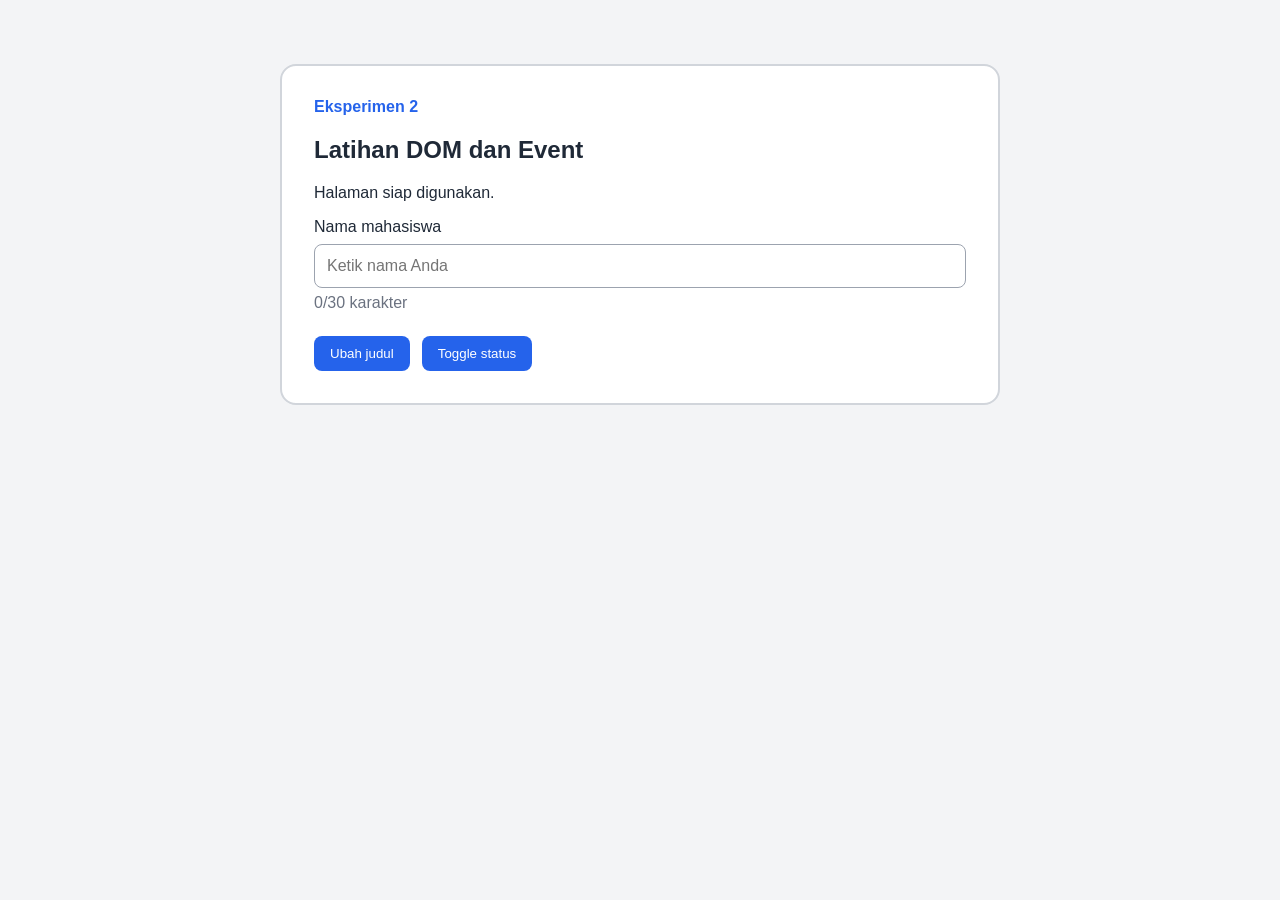
<file: eksperimen-2-dom-event/index.html>
<!doctype html>
<html lang="id">
<head>
 <meta charset="utf-8">
 <meta name="viewport"
 content="width=device-width, initial-scale=1">
 <title>Eksperimen DOM dan Event</title>
 <link rel="stylesheet" href="css/style.css">
</head>
<body>
 <main class="container">
 <section class="praktikum-card"
 aria-labelledby="judul-utama">
 <p class="label">Eksperimen 2</p>
 <h1 id="judul-utama">Latihan DOM dan Event</h1>
 <p id="status-pesan" aria-live="polite">
 Halaman siap digunakan.
 </p>
 <label for="nama">Nama mahasiswa</label>
 <input id="nama" name="nama" type="text"
 maxlength="30"
 placeholder="Ketik nama Anda">
 <p class="counter">
 <span id="jumlah-karakter">0</span>/30 karakter
 </p>
 <div class="actions">
 <button id="ubah-judul" type="button">
 Ubah judul
 </button>
 <button id="toggle-status" type="button"
 aria-pressed="false">
 Toggle status
 </button>
 </div>
 </section>
 </main>
 <script src="js/app.js" defer></script>
</body>
</html>
</file>
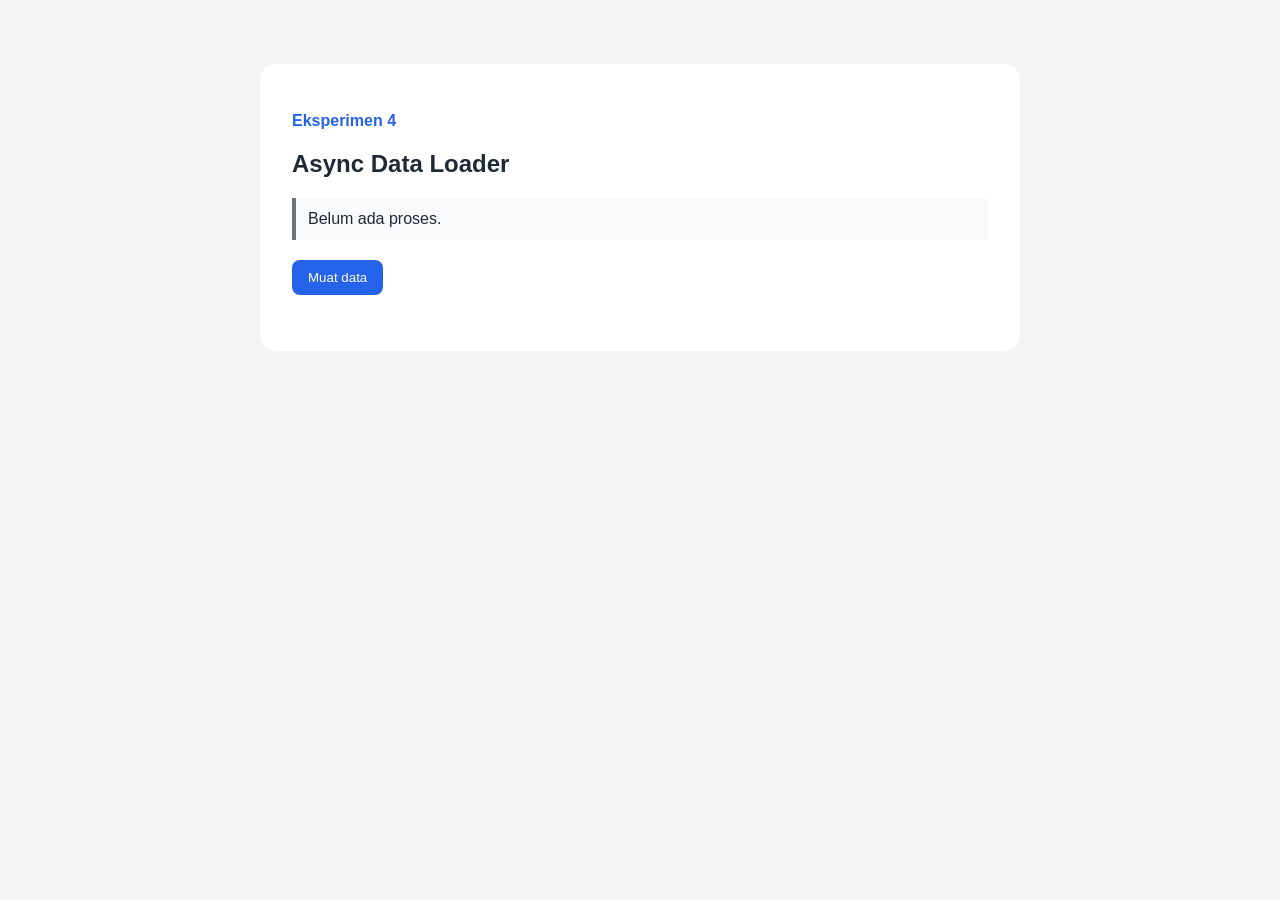
<file: eksperimen-3-async/index.html>
<!doctype html>
<html lang="id">
<head>
 <meta charset="utf-8">
 <meta name="viewport"
 content="width=device-width, initial-scale=1">
 <title>Eksperimen Asynchronous JavaScript</title>
 <link rel="stylesheet" href="css/style.css">
</head>
<body>
 <main class="container">
 <section class="praktikum-card"
 aria-labelledby="judul-utama">
 <p class="label">Eksperimen 4</p>
 <h1 id="judul-utama">Async Data Loader</h1>
 <p id="status" class="status" data-state="idle"
 role="status" aria-live="polite">
 Belum ada proses.
 </p>
 <button id="muat-data" type="button">
 Muat data
 </button>
 <section id="daftar-fitur" class="grid"
 aria-label="Daftar fitur"></section>
 </section>
 </main>
 <script src="js/app.js" defer></script>
</body>
</html>
</file>
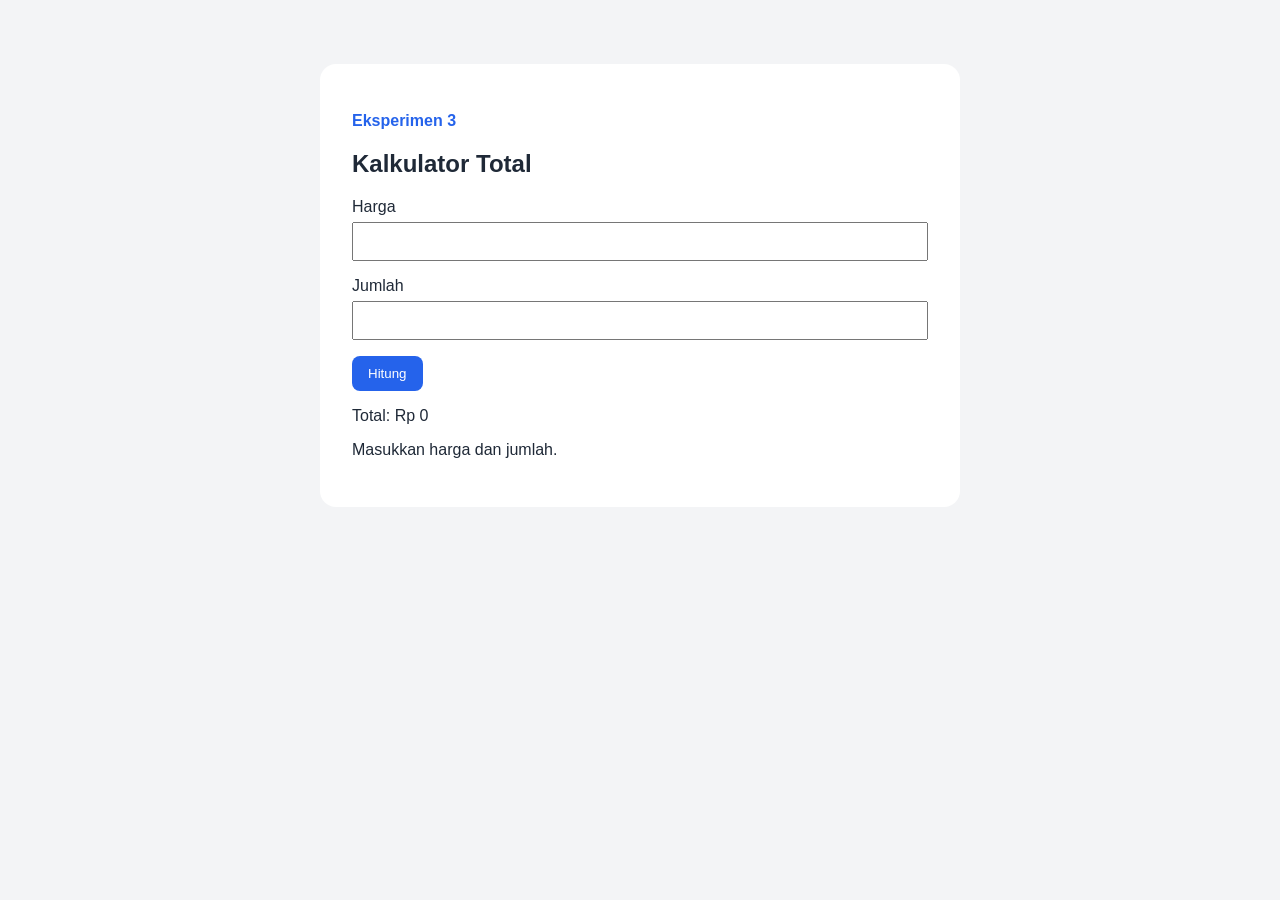
<file: eksperimen-4-debugging/index.html>
<!doctype html>
<html lang="id">
<head>
 <meta charset="utf-8">
 <meta name="viewport"
 content="width=device-width, initial-scale=1">
 <title>Eksperimen Diagnosis Error</title>
 <link rel="stylesheet" href="css/style.css">
</head>
<body>
 <main class="container">
 <section class="praktikum-card"
 aria-labelledby="judul-utama">
 <p class="label">Eksperimen 3</p>
 <h1 id="judul-utama">Kalkulator Total</h1>
 <form id="form-hitung">
 <label for="harga">Harga</label>
 <input id="harga" name="harga" type="number"
 min="1" required>
 <label for="jumlah">Jumlah</label>
 <input id="jumlah" name="jumlah" type="number"
 min="1" required>
 <button id="hitung" type="submit">Hitung</button>
 </form>
 <p>Total: Rp <output id="hasil">0</output></p>
 <p id="pesan" role="status" aria-live="polite">
 Masukkan harga dan jumlah.
 </p>
 </section>
 </main>
 <script src="js/app.js" defer></script>
</body>
</html>
</file>
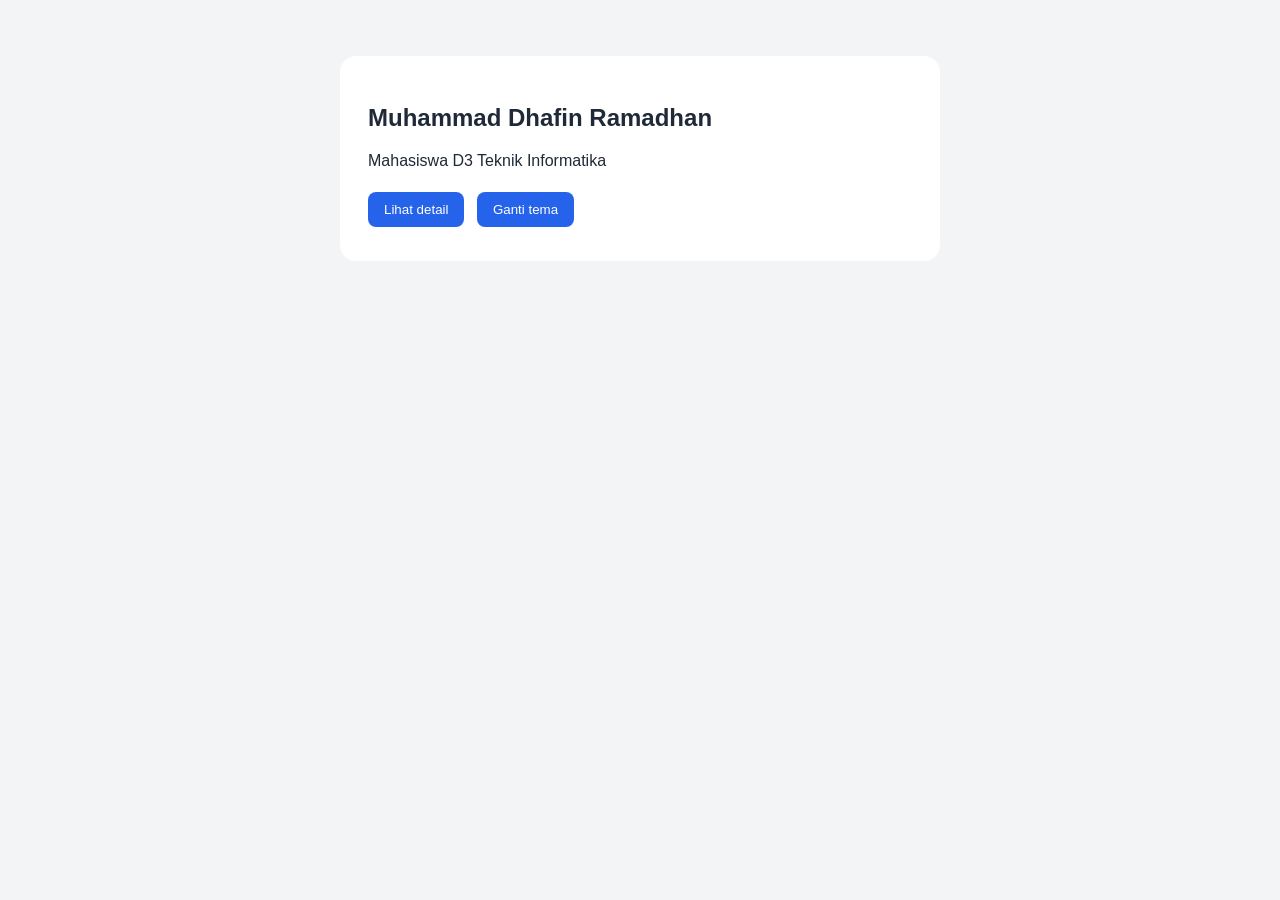
<file: homework/index.html>
<!doctype html>
<html lang="id">
<head>
<meta charset="utf-8">
<meta name="viewport" content="width=device-width, initial-scale=1">
<title>Homework - Interactive Profile Card</title>
<link rel="stylesheet" href="css/style.css">
</head>
<body>
  <main class="container">
    <section class="kartu-profil" id="kartu-profil">
      <p id="status" role="status" aria-live="polite" data-state="idle">
        Memuat profil...
      </p>

      <div id="profil-inti" hidden>
        <h1 id="profil-nama"></h1>
        <p id="profil-peran"></p>

        <button id="toggle-detail" type="button"
                aria-expanded="false" aria-controls="profil-detail">
          Lihat detail
        </button>
        <button id="toggle-tema" type="button">
          Ganti tema
        </button>

        <div id="profil-detail" class="detail">
          <p id="profil-bio"></p>

          <h2>Keterampilan</h2>
          <ul id="daftar-keterampilan"></ul>

          <form id="form-keterampilan">
            <label for="keterampilan-baru">Tambah keterampilan</label>
            <input id="keterampilan-baru" name="keterampilan-baru"
                   aria-describedby="error-keterampilan">
            <small id="error-keterampilan" class="error"></small>
            <button type="submit">Tambah</button>
          </form>
        </div>
      </div>

      <button id="coba-lagi" type="button" hidden>Coba lagi</button>
    </section>
  </main>
  <script src="js/app.js" defer></script>
</body>
</html>
</file>
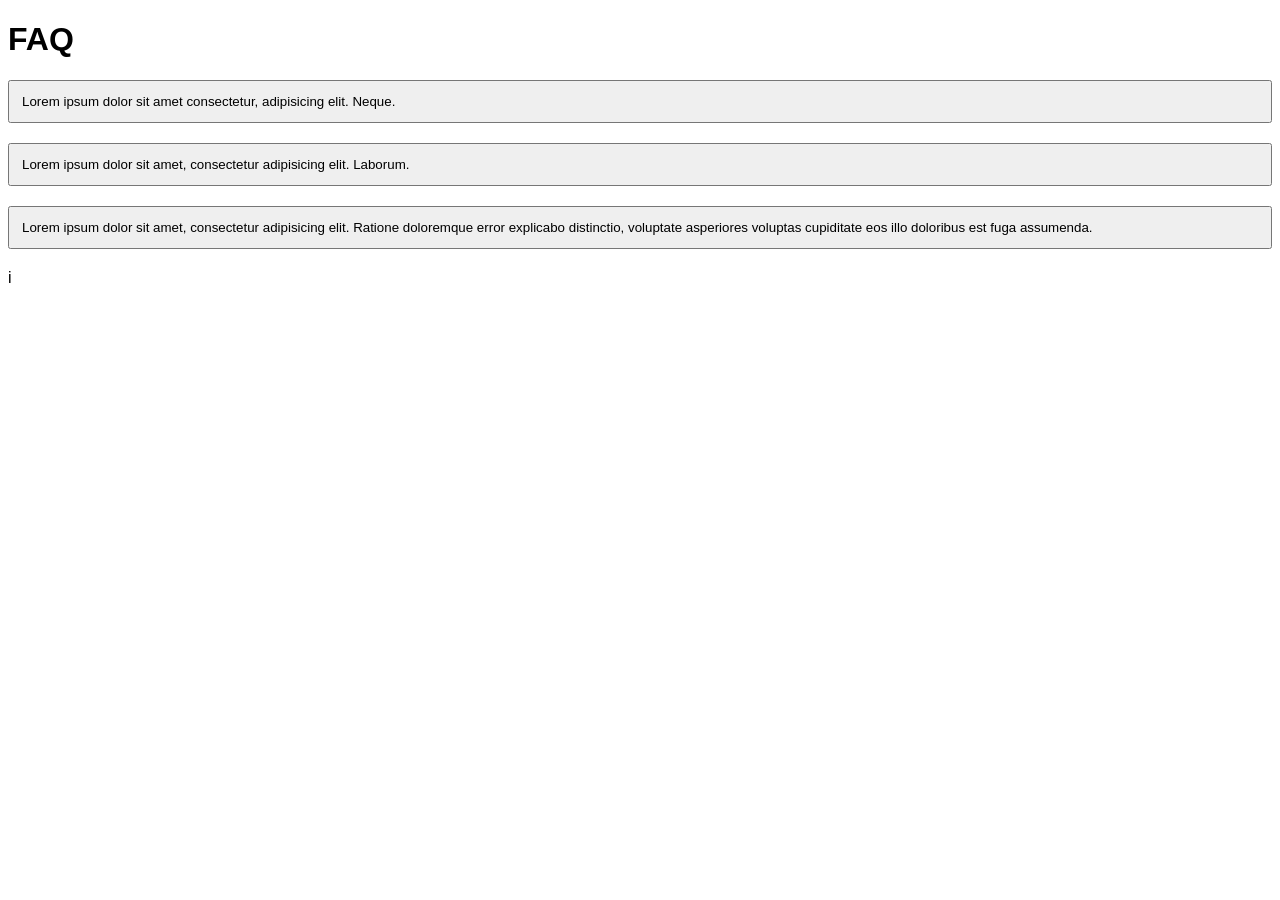
<file: independentChallenge2/index.html>
<!doctype html>
<html lang="id">
<head>
  <meta charset="utf-8">
  <meta name="viewport" content="width=device-width, initial-scale=1">
  <title>FAQ Accordion</title>
  <link rel="stylesheet" href="css/style.css">
</head>
<body>
  <main>
    <h1>FAQ</h1>

    <section class="faq-item">
      <h2>
        <button type="button" class="faq-pertanyaan" aria-expanded="false">
          Lorem ipsum dolor sit amet consectetur, adipisicing elit. Neque.
        </button>
      </h2>
      <div class="faq-jawaban">
        <p>Lorem, ipsum dolor sit amet consectetur adipisicing elit. Facere tempora nam eaque, et veniam accusamus quas adipisci rem? Officiis porro fugiat labore impedit cum assumenda recusandae, ipsum consequuntur expedita illo..</p>
      </div>
    </section>

    <section class="faq-item">
      <h2>
        <button type="button" class="faq-pertanyaan" aria-expanded="false">
          Lorem ipsum dolor sit amet, consectetur adipisicing elit. Laborum.
        </button>
      </h2>
      <div class="faq-jawaban">
        <p>Lorem ipsum dolor sit amet consectetur adipisicing elit. Aspernatur esse perspiciatis animi architecto omnis consectetur magni itaque blanditiis velit!</p>
      </div>
    </section>

    <section class="faq-item">
      <h2>
        <button type="button" class="faq-pertanyaan" aria-expanded="false">
          Lorem ipsum dolor sit amet, consectetur adipisicing elit. Ratione doloremque error explicabo distinctio, voluptate asperiores voluptas cupiditate eos illo doloribus est fuga assumenda.
        </button>
      </h2>
      <div class="faq-jawaban">
        <p>Lorem ipsum, dolor sit amet consectetur adipisicing elit. Earum iste autem molestias..</p>
      </div>
    </section>
  </main>

  <script src="js/app.js" defer></script>
</body>
</html>
i
</file>
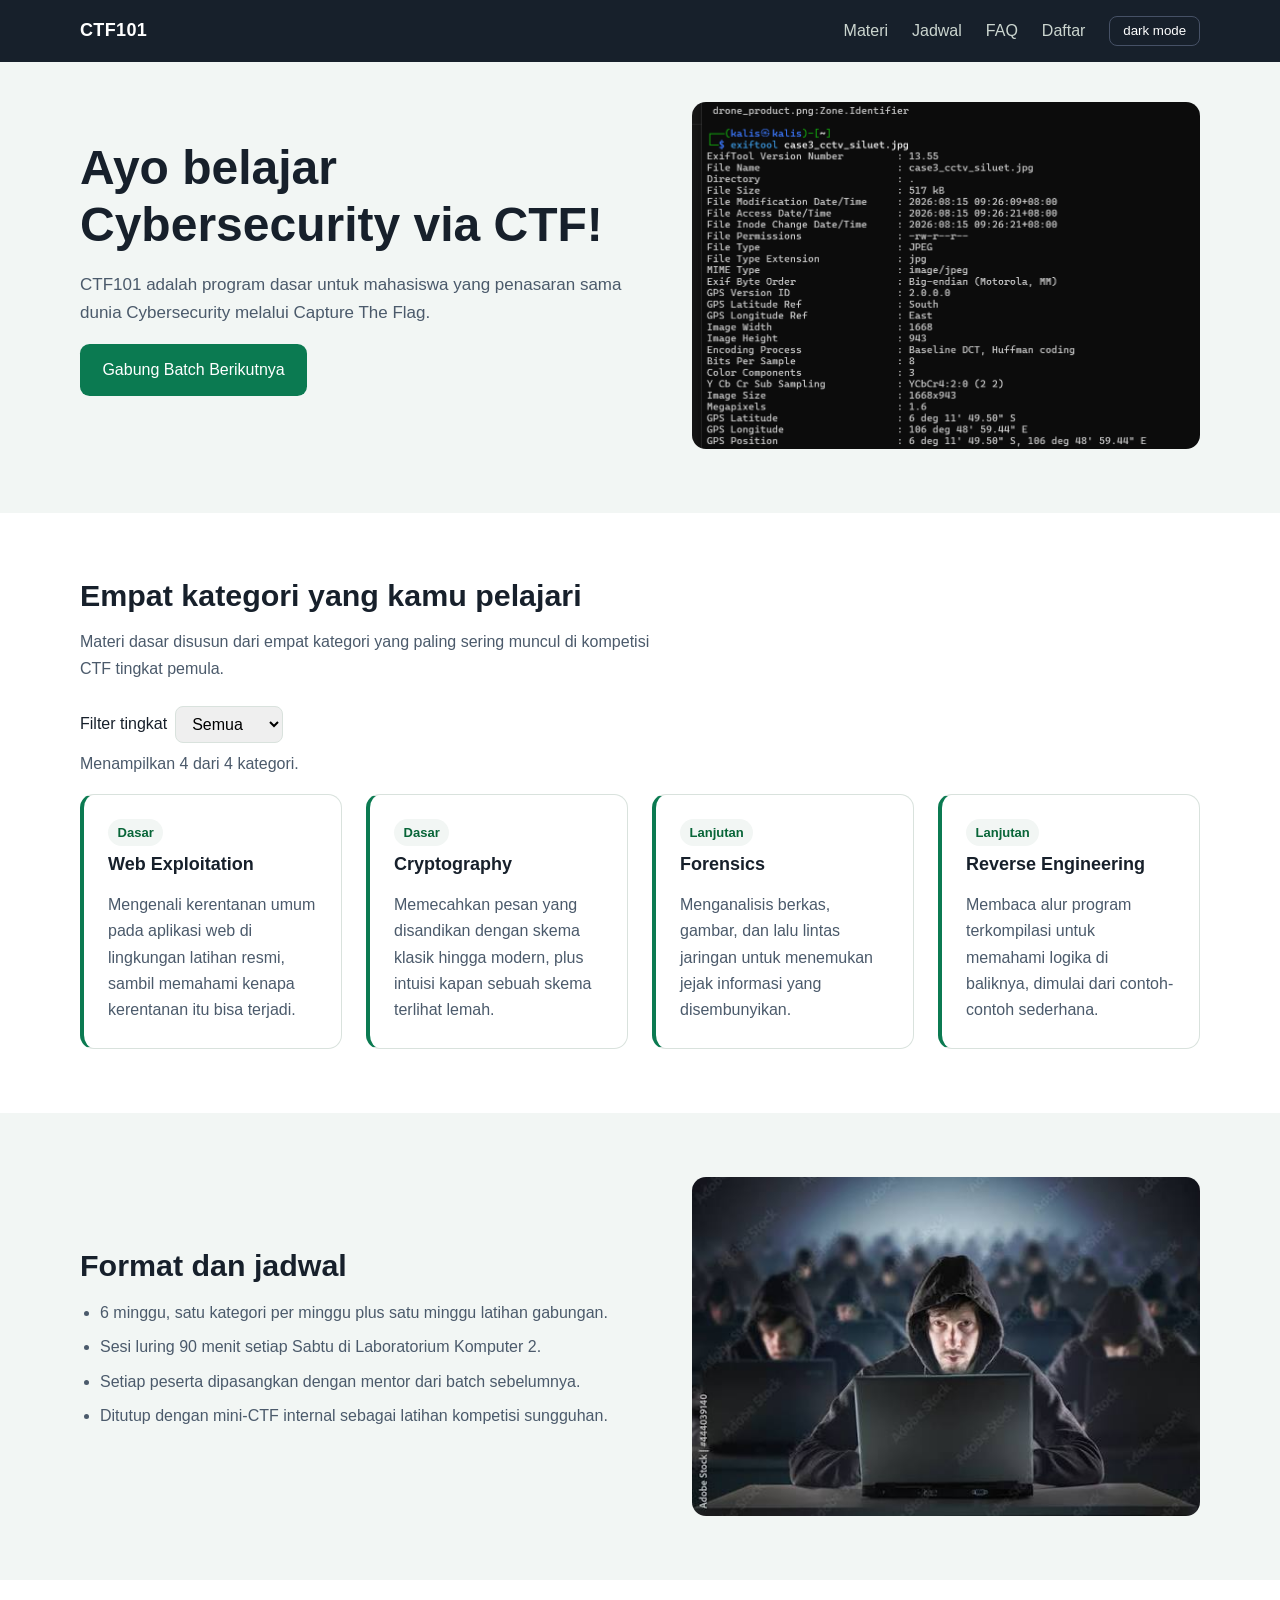
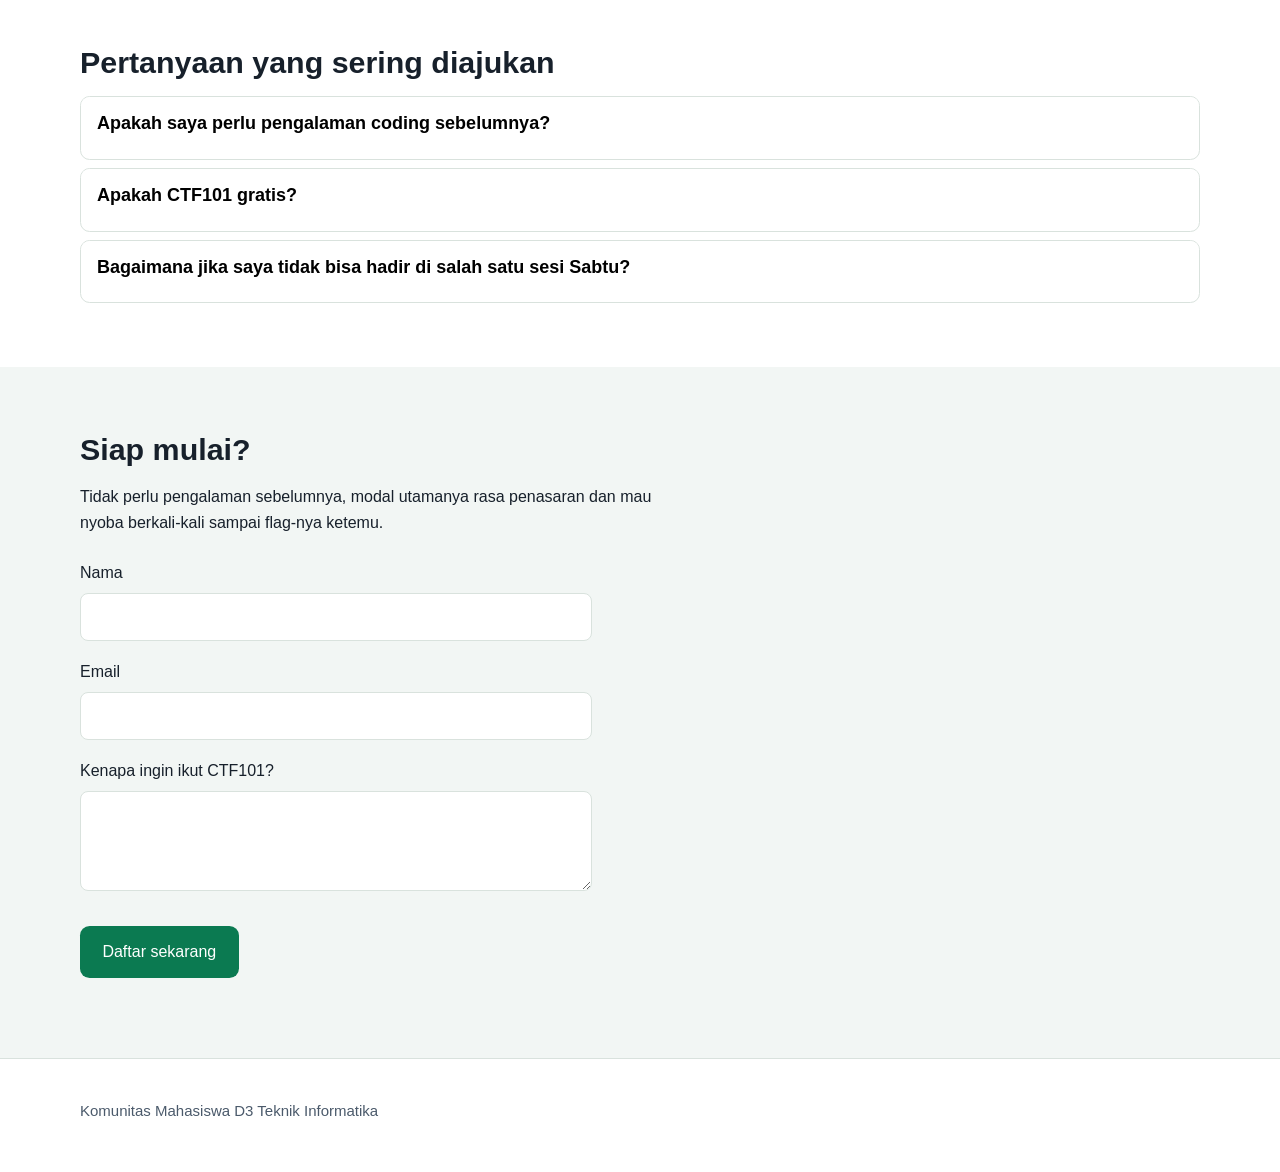
<file: miniproject/index.html>
<!doctype html>
<html lang="id">
<head>
  <meta charset="utf-8">
  <meta name="viewport" content="width=device-width, initial-scale=1">
  <title>CTF101  Mulai CTF Pertamamu Tanpa Nyasar</title>
  <meta name="description" content="Program dasar untuk mahasiswa yang mau breakthrough ke dunia Capture The Flag, dari nol sampai flag pertama.">
  <link rel="stylesheet" href="css/style.css">
</head>
<body>
  <a class="skip-link" href="#konten-utama">Lewati ke konten utama</a>

  <header class="site-header">
    <div class="container nav-wrapper">
      <a class="brand" href="#konten-utama">CTF101</a>

      <button type="button" class="nav-toggle" aria-expanded="false" aria-controls="nav-utama">
        <span class="sr-only">Buka menu navigasi</span>
        <span class="nav-toggle-icon" aria-hidden="true"></span>
      </button>

      <nav id="nav-utama" class="nav-utama" aria-label="Navigasi utama">
        <ul class="nav-list">
          <li><a class="nav-link" href="#materi">Materi</a></li>
          <li><a class="nav-link" href="#jadwal">Jadwal</a></li>
          <li><a class="nav-link" href="#faq">FAQ</a></li>
          <li><a class="nav-link" href="#daftar">Daftar</a></li>
          <li><button type="button" class="tema-toggle">dark mode</button></li>
        </ul>
      </nav>
    </div>
  </header>

  <main id="konten-utama">

    <section class="hero" aria-labelledby="hero-title">
      <div class="container hero-inner">
        <div class="hero-text">
          <h1 id="hero-title">Ayo belajar Cybersecurity via CTF!</h1>
          <p class="lead">
            CTF101 adalah program dasar untuk mahasiswa yang penasaran sama dunia Cybersecurity melalui
            Capture The Flag.
          </p>
          <p><a class="button button--primary" href="#daftar">Gabung Batch Berikutnya</a></p>
        </div>
        <img class="hero-media" src="assets/exiftool.png"
             alt="Tampilan minal exiftool"
             width="1200" height="800">
      </div>
    </section>

    <section id="mai" class="section" aria-labelledby="materi-title">
      <div class="container">
        <h2 id="materi-title">Empat kategori yang kamu pelajari</h2>
        <p class="section-lead">
          Materi dasar disusun dari empat kategori yang paling sering muncul di
          kompetisi CTF tingkat pemula.
        </p>

        <div class="filter-bar">
          <label for="filter-tingkat">Filter tingkat</label>
          <select id="filter-tingkat">
            <option value="semua">Semua</option>
            <option value="Dasar">Dasar</option>
            <option value="Lanjutan">Lanjutan</option>
          </select>
        </div>
        <p id="status-filter" role="status" aria-live="polite"></p>

        <div id="daftar-materi" class="feature-list" aria-label="Daftar kategori materi"></div>
      </div>
    </section>

    <section id="jadwal" class="section section--alt" aria-labelledby="jadwal-title">
      <div class="container split">
        <div class="split-text">
          <h2 id="jadwal-title">Format dan jadwal</h2>
          <ul class="steps">
            <li>6 minggu, satu kategori per minggu plus satu minggu latihan gabungan.</li>
            <li>Sesi luring 90 menit setiap Sabtu di Laboratorium Komputer 2.</li>
            <li>Setiap peserta dipasangkan dengan mentor dari batch sebelumnya.</li>
            <li>Ditutup dengan mini-CTF internal sebagai latihan kompetisi sungguhan.</li>
          </ul>
        </div>
        <img class="split-media" src="assets/sesi-latihan.jpg"
             alt="Sekelompok mahasiswa berdiskusi di depan laptop saat sesi latihan CTF"
             width="900" height="600">
      </div>
    </section>

    <section id="faq" class="section" aria-labelledby="faq-title">
      <div class="container">
        <h2 id="faq-title">Pertanyaan yang sering diajukan</h2>

        <div class="faq-list">
          <div class="faq-item">
            <h3>
              <button type="button" class="faq-pertanyaan" aria-expanded="false">
                Apakah saya perlu pengalaman coding sebelumnya?
              </button>
            </h3>
            <div class="faq-jawaban">
              <p>Tidak wajib. Web Exploitation dan Cryptography dirancang untuk pemula, sedangkan Forensics dan Reverse Engineering mengasumsikan dasar dari dua kategori sebelumnya.</p>
            </div>
          </div>

          <div class="faq-item">
            <h3>
              <button type="button" class="faq-pertanyaan" aria-expanded="false">
                Apakah CTF101 gratis?
              </button>
            </h3>
            <div class="faq-jawaban">
              <p>Ya, seluruh sesi CTF101 diselenggarakan gratis untuk mahasiswa D3 Teknik Informatika.</p>
            </div>
          </div>

          <div class="faq-item">
            <h3>
              <button type="button" class="faq-pertanyaan" aria-expanded="false">
                Bagaimana jika saya tidak bisa hadir di salah satu sesi Sabtu?
              </button>
            </h3>
            <div class="faq-jawaban">
              <p>Materi dan rangkuman singkat setiap sesi dibagikan lewat mentor kelompok, jadi kamu tetap bisa mengikuti sesi berikutnya.</p>
            </div>
          </div>
        </div>
      </div>
    </section>

    <section id="daftar" class="section section--alt cta" aria-labelledby="daftar-title">
      <div class="container">
        <h2 id="daftar-title">Siap mulai?</h2>
        <p>
          Tidak perlu pengalaman sebelumnya, modal utamanya rasa penasaran dan
          mau nyoba berkali-kali sampai flag-nya ketemu.
        </p>

        <form id="form-daftar" class="form-daftar" novalidate>
          <label for="nama-daftar">Nama</label>
          <input id="nama-daftar" name="nama" autocomplete="name"
                 aria-describedby="error-nama-daftar" required>
          <small id="error-nama-daftar" class="error"></small>

          <label for="email-daftar">Email</label>
          <input id="email-daftar" name="email" type="email" autocomplete="email"
                 aria-describedby="error-email-daftar" required>
          <small id="error-email-daftar" class="error"></small>

          <label for="motivasi-daftar">Kenapa ingin ikut CTF101?</label>
          <textarea id="motivasi-daftar" name="motivasi" rows="3"
                    aria-describedby="error-motivasi-daftar" required></textarea>
          <small id="error-motivasi-daftar" class="error"></small>

          <button type="submit" class="button button--primary">Daftar sekarang</button>
          <p id="status-daftar" role="status" aria-live="polite"></p>
        </form>
      </div>
    </section>

  </main>

  <footer class="site-footer">
    <div class="container">
      <p> Komunitas Mahasiswa D3 Teknik Informatika</p>
    </div>
  </footer>

  <button id="tombol-ke-atas" type="button" class="tombol-ke-atas" hidden>Ke atas</button>

  <script src="js/app.js" defer></script>
</body>
</html>
</file>
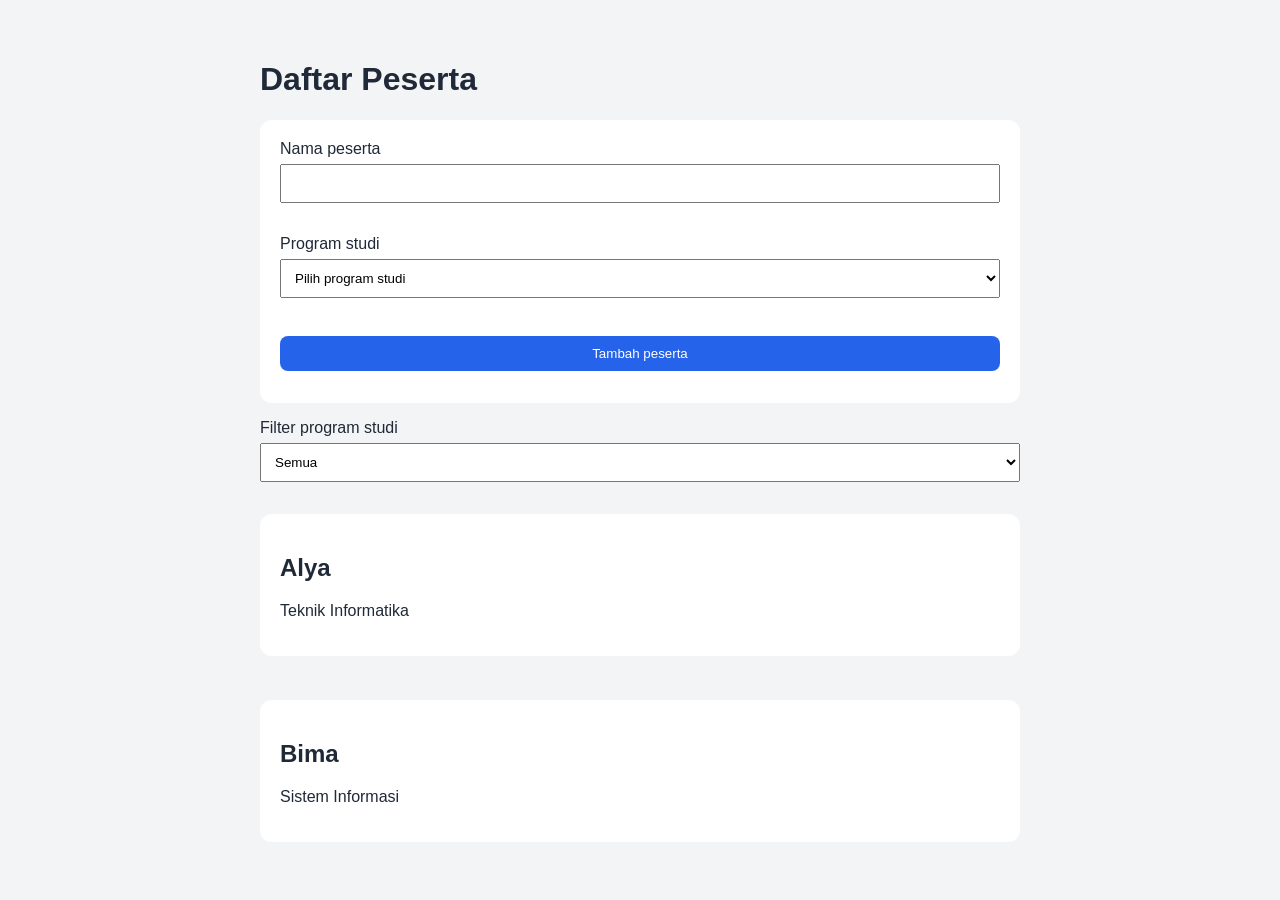
<file: task-1-3/task-2-dom-form/index.html>
<!doctype html>
<html lang="id">
<head>
<meta charset="utf-8">
<meta name="viewport" content="width=device-width, initial-scale=1">
<title>Task 2 DOM dan Form</title>
<link rel="stylesheet" href="css/style.css">
</head>
<body>
  <main class="container">
    <h1>Daftar Peserta</h1>

    <form id="form-peserta" novalidate>
      <label for="nama">Nama peserta</label>
      <input id="nama" name="nama" autocomplete="name"
             aria-describedby="error-nama" required>
      <small id="error-nama" class="error"></small>

      <label for="prodi">Program studi</label>
      <select id="prodi" name="prodi"
              aria-describedby="error-prodi" required>
        <option value="">Pilih program studi</option>
        <option>Teknik Informatika</option>
        <option>Sistem Informasi</option>
      </select>
      <small id="error-prodi" class="error"></small>

      <button type="submit">Tambah peserta</button>
    </form>

    <label for="filter-prodi">Filter program studi</label>
    <select id="filter-prodi">
      <option value="semua">Semua</option>
      <option>Teknik Informatika</option>
      <option>Sistem Informasi</option>
      <option>Manajemen Informatika</option>
    </select>

    <p id="status" role="status" aria-live="polite"></p>
    <section id="daftar-peserta" class="grid"
             aria-label="Daftar peserta"></section>
  </main>
  <script src="js/app.js" defer></script>
</body>
</html>
</file>
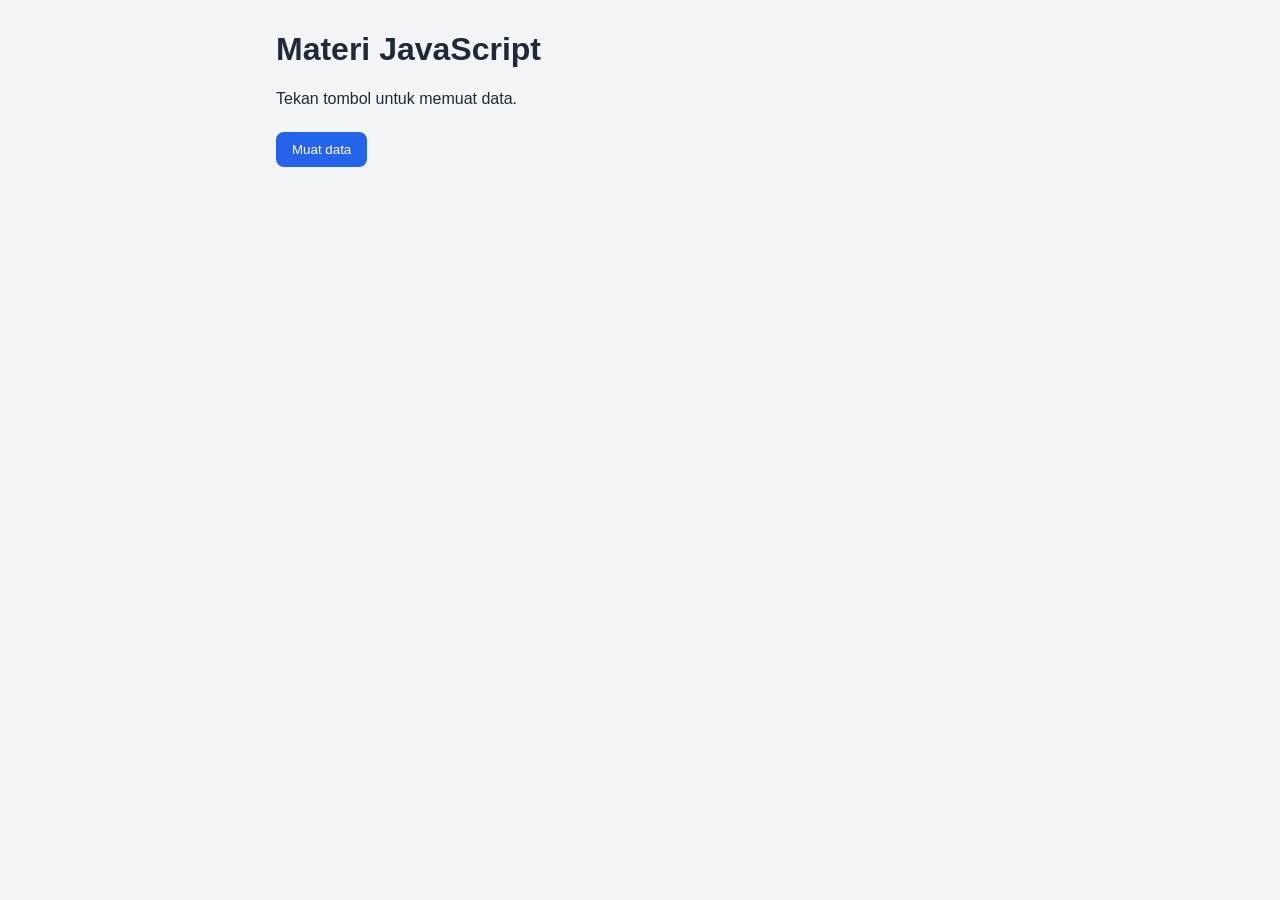
<file: task-1-3/task-3-async-loader/index.html>
<!doctype html>
<html lang="id">
<head>
<meta charset="utf-8">
<meta name="viewport" content="width=device-width, initial-scale=1">
<title>Task 3 Async Data Loader</title>
<link rel="stylesheet" href="css/style.css">
</head>
<body>
  <main class="container">
    <h1>Materi JavaScript</h1>
    <p id="status" role="status" aria-live="polite" data-state="idle">
      Tekan tombol untuk memuat data.
    </p>
    <button id="muat" type="button">Muat data</button>
    <button id="coba-lagi" type="button" hidden>Coba lagi</button>
    <section id="daftar-materi" class="grid"
             aria-label="Daftar materi"></section>
  </main>
  <script src="js/app.js" defer></script>
</body>
</html>
</file>
<file: eksperimen-2-dom-event/css/style.css>
* {
 box-sizing: border-box;
}
body {
 margin: 0;
 min-height: 100vh;
 font-family: Arial, sans-serif;
 color: #1f2937;
 background: #f3f4f6;
 transition: background 200ms, color 200ms;
}
.container {
 width: min(90%, 720px);
 margin-inline: auto;
 padding-block: 64px;
}
.praktikum-card {
 padding: 32px;
 border: 2px solid #d1d5db;
 border-radius: 16px;
 background: #ffffff;
}
.label {
 margin: 0 0 8px;
 font-weight: 700;
 color: #2563eb;
}
label,
input {
 display: block;
 width: 100%;
}
input {
 margin-top: 8px;
 padding: 12px;
 border: 1px solid #9ca3af;
 border-radius: 8px;
 font: inherit;
}
.counter {
 margin-top: 6px;
 color: #6b7280;
}

.actions {
 display: flex;
 flex-wrap: wrap;
 gap: 12px;
 margin-top: 24px;
}
button {
 padding: 10px 16px;
 border: 0;
 border-radius: 8px;
 color: #ffffff;
 background: #2563eb;
 cursor: pointer;
}
button:focus-visible {
 outline: 3px solid #f59e0b;
 outline-offset: 3px;
}
body.is-active {
 color: #f9fafb;
 background: #111827;
}
body.is-active .praktikum-card {
 border-color: #60a5fa;
 background: #1f2937;
}
body.is-active .counter {
 color: #d1d5db;
}
</file>
<file: eksperimen-3-async/css/style.css>
* {
 box-sizing: border-box;
}
body {
 margin: 0;
 font-family: Arial, sans-serif;
 color: #1f2937;
 background: #f3f4f6;
}
.container {
 width: min(90%, 760px);
 margin-inline: auto;
 padding-block: 64px;
}
.praktikum-card {
 padding: 32px;
 border-radius: 16px;
 background: #ffffff;
}
.label {
 font-weight: 700;
 color: #2563eb;
}
button {
 padding: 10px 16px;
 border: 0;
 border-radius: 8px;
 color: #ffffff;
 background: #2563eb;
 cursor: pointer;
}
button:disabled {
 cursor: wait;
 opacity: 0.6;
}
.status {
 margin-block: 20px;
 padding: 12px;
 border-left: 4px solid #6b7280;
 background: #f9fafb;
}
.status[data-state="loading"] {
 border-color: #d97706;
}
.status[data-state="success"] {
 border-color: #16a34a;
}
.status[data-state="empty"],
.status[data-state="error"] {
 border-color: #dc2626;
}
.grid {
 display: grid;
 gap: 12px;
 margin-top: 24px;
}
.feature-card {
 padding: 16px;
 border: 1px solid #d1d5db;
 border-radius: 10px;
}
.feature-card h2,
.feature-card p {
 margin-block: 0 8px;
}
</file>
<file: eksperimen-4-debugging/css/style.css>
* {
 box-sizing: border-box;
}
body {
 margin: 0;
 font-family: Arial, sans-serif;
 color: #1f2937;
 background: #f3f4f6;
}
.container {
 width: min(90%, 640px);
 margin-inline: auto;
 padding-block: 64px;
}
.praktikum-card {
 padding: 32px;
 border-radius: 16px;
 background: #ffffff;
}
.label {
 font-weight: 700;
 color: #2563eb;
}
label,
input {
 display: block;
 width: 100%;
}
input {
 margin-block: 6px 16px;
 padding: 10px;
}
button {
 padding: 10px 16px;
 border: 0;
 border-radius: 8px;
 color: #ffffff;
 background: #2563eb;
}
</file>
<file: homework/css/style.css>
* { box-sizing: border-box; }
body { margin: 0; font-family: Arial, sans-serif; color: #1f2937; background: #f3f4f6; transition: background 200ms, color 200ms; }
.container { width: min(92%, 600px); margin-inline: auto; padding-block: 56px; }
.kartu-profil { padding: 28px; border-radius: 16px; background: #ffffff; transition: background 200ms, color 200ms; }
#status[data-state="error"] { color: #b91c1c; }
#status[data-state="loading"] { color: #1d4ed8; }
button { margin: 6px 8px 6px 0; padding: 10px 16px; border: 0; border-radius: 8px; color: #fff; background: #2563eb; cursor: pointer; }
#coba-lagi { background: #dc2626; }
.detail { display: none; margin-top: 16px; padding-top: 16px; border-top: 1px solid #d1d5db; }
.detail.terbuka { display: block; }
ul#daftar-keterampilan { list-style: none; padding: 0; display: flex; flex-wrap: wrap; gap: 8px; }
ul#daftar-keterampilan li {
  background: #eff6ff; color: #1d4ed8; padding: 6px 12px; border-radius: 999px;
  display: flex; align-items: center; gap: 8px;
}
ul#daftar-keterampilan button {
  margin: 0; padding: 2px 8px; background: #dc2626; font-size: 0.8rem;
}
form { margin-top: 12px; }
input { display: block; width: 100%; margin: 6px 0 4px; padding: 10px; }
.error { display: block; min-height: 18px; color: #b91c1c; }

body.tema-gelap { background: #111827; color: #f9fafb; }
body.tema-gelap .kartu-profil { background: #1f2937; }
body.tema-gelap ul#daftar-keterampilan li { background: #1e3a8a; color: #dbeafe; }
</file>
<file: independentChallenge2/css/style.css>
body {
  font-family: Arial, sans-serif;
}

.faq-pertanyaan {
  width: 100%;
  text-align: left;
  padding: 12px;
  cursor: pointer;
}

.faq-jawaban {
  display: none;
  padding: 12px;
}

.faq-jawaban.terbuka {
  display: block;
}
</file>
<file: miniproject/css/style.css>
*, *::before, *::after { box-sizing: border-box; }
body { margin: 0; overflow-wrap: break-word; }
img { max-width: 100%; height: auto; display: block; }

:root {
  --color-primary: #0b7a51;
  --color-primary-dark: #086538;
  --color-text: #17202b;
  --color-muted: #4b5a6b;
  --color-bg: #ffffff;
  --color-bg-alt: #f2f6f4;
  --color-border: #d9e2dd;
  --color-focus: #ffb020;
  --color-danger: #b91c1c;
  --color-success: #166534;

  --space-1: .5rem;
  --space-2: 1rem;
  --space-3: 1.5rem;
  --space-4: 2.5rem;
  --space-5: 4rem;

  --radius: 14px;
  --max-width: 1120px;
  --font-stack: "Segoe UI", Arial, Helvetica, sans-serif;
}

body {
  font: 1rem/1.65 var(--font-stack);
  color: var(--color-text);
  background: var(--color-bg);
}

h1, h2, h3 { line-height: 1.2; }
h1 { font-size: clamp(1.9rem, 6vw, 3rem); margin-block: 0 var(--space-2); }
h2 { font-size: clamp(1.4rem, 4vw, 1.9rem); margin-block: 0 var(--space-2); }
h3 { font-size: 1.125rem; margin-block: 0 var(--space-1); }
p { max-width: 65ch; }
a { color: var(--color-primary-dark); }

a:focus-visible,
.button:focus-visible,
button:focus-visible,
input:focus-visible,
select:focus-visible,
textarea:focus-visible {
  outline: 3px solid var(--color-focus);
  outline-offset: 3px;
  border-radius: 4px;
}

.sr-only {
  position: absolute;
  width: 1px; height: 1px;
  overflow: hidden;
  clip: rect(0 0 0 0);
}

.skip-link {
  position: fixed;
  top: -100%;
  left: var(--space-2);
  z-index: 10;
  padding: .75rem 1rem;
  background: var(--color-primary);
  color: #fff;
  border-radius: 0 0 .5rem .5rem;
  text-decoration: none;
}
.skip-link:focus-visible { top: 0; }

.container { width: min(100% - 2rem, var(--max-width)); margin-inline: auto; }

.site-header {
  background: var(--color-text);
}
.nav-wrapper {
  display: flex;
  flex-wrap: wrap;
  align-items: center;
  justify-content: space-between;
  gap: var(--space-1) var(--space-3);
  padding-block: var(--space-2);
}
.brand {
  font-size: 1.125rem;
  font-weight: 700;
  color: #fff;
  text-decoration: none;
  letter-spacing: .02em;
}

.nav-toggle {
  display: block;
  border: 0;
  background: none;
  padding: .5rem;
  cursor: pointer;
}
.nav-toggle-icon,
.nav-toggle-icon::before,
.nav-toggle-icon::after {
  display: block;
  width: 22px;
  height: 2px;
  background: #fff;
  position: relative;
}
.nav-toggle-icon::before,
.nav-toggle-icon::after { content: ''; position: absolute; }
.nav-toggle-icon::before { top: -7px; }
.nav-toggle-icon::after { top: 7px; }

.nav-utama {
  display: none;
  width: 100%;
}
.nav-utama.terbuka { display: block; }

.nav-list {
  display: flex;
  flex-direction: column;
  gap: var(--space-1);
  list-style: none;
  margin: var(--space-2) 0 0;
  padding: 0;
}
.nav-link {
  color: #cbd5cf;
  text-decoration: none;
}
.nav-link:hover { color: #fff; text-decoration: underline; }

.tema-toggle {
  padding: .4rem .8rem;
  border: 1px solid #465166;
  background: transparent;
  color: #fff;
  border-radius: .5rem;
  cursor: pointer;
}

.button {
  display: inline-block;
  padding: .8rem 1.4rem;
  border-radius: .6rem;
  font-weight: 600;
  text-decoration: none;
  border: 0;
  cursor: pointer;
  font: inherit;
}
.button--primary { background: var(--color-primary); color: #fff; }
.button--primary:hover { background: var(--color-primary-dark); }

.section { padding-block: var(--space-5); }
.section--alt { background: var(--color-bg-alt); }
.section-lead { color: var(--color-muted); }

.hero { padding-block: var(--space-4) var(--space-5); background: var(--color-bg-alt); }
.hero-inner { display: flex; flex-direction: column; gap: var(--space-4); }
.hero .lead { font-size: 1.0625rem; color: var(--color-muted); }
.hero-media { border-radius: var(--radius); }

.filter-bar {
  display: flex;
  align-items: center;
  gap: var(--space-1);
  margin-top: var(--space-3);
}
.filter-bar select {
  padding: .5rem .75rem;
  border-radius: .5rem;
  border: 1px solid var(--color-border);
  font: inherit;
}
#status-filter { color: var(--color-muted); margin-block: var(--space-1) 0; }

.feature-list {
  display: flex;
  flex-wrap: wrap;
  gap: var(--space-3);
  margin-top: var(--space-2);
}
.feature-card {
  flex: 1 1 15rem;
  min-width: 0;
  padding: var(--space-3);
  background: var(--color-bg);
  border: 1px solid var(--color-border);
  border-left: 4px solid var(--color-primary);
  border-radius: var(--radius);
}
.feature-card p { color: var(--color-muted); margin-bottom: 0; }
.feature-tingkat {
  display: inline-block;
  padding: .2rem .6rem;
  border-radius: 999px;
  background: var(--color-bg-alt);
  color: var(--color-primary-dark);
  font-size: .8125rem;
  font-weight: 700;
  margin-bottom: var(--space-1);
}

.split { display: flex; flex-direction: column; gap: var(--space-4); }
.split-media { border-radius: var(--radius); }
.steps { padding-left: 1.25rem; color: var(--color-muted); }
.steps li { margin-bottom: var(--space-1); }

.faq-list {
  display: flex;
  flex-direction: column;
  gap: var(--space-1);
  margin-top: var(--space-2);
}
.faq-item {
  border: 1px solid var(--color-border);
  border-radius: .6rem;
  overflow: hidden;
}
.faq-pertanyaan {
  width: 100%;
  text-align: left;
  padding: var(--space-2);
  border: 0;
  background: var(--color-bg);
  font: inherit;
  font-weight: 600;
  cursor: pointer;
}
.faq-jawaban {
  display: none;
  padding: 0 var(--space-2) var(--space-2);
}
.faq-jawaban p { color: var(--color-muted); margin: 0; }
.faq-jawaban.terbuka { display: block; }

.form-daftar { margin-top: var(--space-3); max-width: 32rem; }
.form-daftar label,
.form-daftar input,
.form-daftar textarea,
.form-daftar button {
  display: block;
  width: 100%;
}
.form-daftar input,
.form-daftar textarea {
  margin: .4rem 0 .2rem;
  padding: .6rem;
  border: 1px solid var(--color-border);
  border-radius: .5rem;
  font: inherit;
}
.form-daftar button { margin-top: var(--space-2); width: auto; }
.error {
  display: block;
  min-height: 1.1em;
  color: var(--color-danger);
  font-size: .875rem;
}
[aria-invalid="true"] { outline: 2px solid var(--color-danger); }
#status-daftar { font-weight: 600; margin-top: var(--space-1); }

.cta { background: var(--color-bg-alt); }

.site-footer {
  padding-block: var(--space-4);
  border-top: 1px solid var(--color-border);
  color: var(--color-muted);
  font-size: .9375rem;
}
.site-footer p { margin-block: 0 var(--space-1); }

.tombol-ke-atas {
  position: fixed;
  bottom: var(--space-2);
  right: var(--space-2);
  padding: .7rem 1rem;
  border: 0;
  border-radius: 999px;
  background: var(--color-primary);
  color: #fff;
  cursor: pointer;
  box-shadow: 0 4px 10px rgba(0, 0, 0, .2);
}

body.tema-gelap {
  --color-bg: #0f1713;
  --color-bg-alt: #16211c;
  --color-border: #2b3a33;
  --color-muted: #9fb3a8;
  color: #eef2f0;
}

@media (min-width: 768px) {
  .hero-inner { flex-direction: row; align-items: center; }
  .hero-text { flex: 1 1 22rem; min-width: 0; }
  .hero-media { flex: 1 1 18rem; min-width: 0; }

  .split { flex-direction: row; align-items: center; }
  .split-text { flex: 1 1 22rem; min-width: 0; }
  .split-media { flex: 1 1 18rem; min-width: 0; }

  .nav-toggle { display: none; }
  .nav-utama { display: block; width: auto; }
  .nav-list {
    flex-direction: row;
    align-items: center;
    flex-wrap: wrap;
    gap: var(--space-1) var(--space-3);
    margin: 0;
  }
}
</file>
<file: task-1-3/task-2-dom-form/css/style.css>
* { box-sizing: border-box; }
body {
  margin: 0;
  font-family: Arial, sans-serif;
  color: #1f2937;
  background: #f3f4f6;
}
.container {
  width: min(92%, 760px);
  margin-inline: auto;
  padding-block: 40px;
}
form, .kartu {
  margin-block: 16px;
  padding: 20px;
  border-radius: 12px;
  background: #ffffff;
}
label, input, select, button { display: block; }
input, select, button {
  width: 100%;
  margin-block: 6px 12px;
  padding: 10px;
}
button { cursor: pointer; background: #2563eb; color: #fff; border: 0; border-radius: 8px; }
.grid { display: grid; gap: 12px; }
.error { display: block; min-height: 20px; color: #b91c1c; }
[aria-invalid="true"] { outline: 2px solid #b91c1c; }
#status { font-weight: 700; }
</file>
<file: task-1-3/task-3-async-loader/css/style.css>
* { box-sizing: border-box; }
body { margin: 0; font-family: Arial, sans-serif; color: #1f2937; background: #f3f4f6; }
.container { width: min(92%, 760px); margin-inline: auto; padding-block: 48px; padding: 10px 16px; }
button { margin: 8px 8px 16px 0; padding: 10px 16px; border: 0; border-radius: 8px; color: #fff; background: #2563eb; cursor: pointer; }
button:disabled { cursor: wait; opacity: .6; }
.grid { display: grid; gap: 12px; }
.kartu { padding: 16px; border-radius: 12px; background: #ffffff; }
#status[data-state="loading"] { color: #1d4ed8; }
#status[data-state="error"] { color: #b91c1c; }
#status[data-state="success"] { color: #166534; }
</file>
